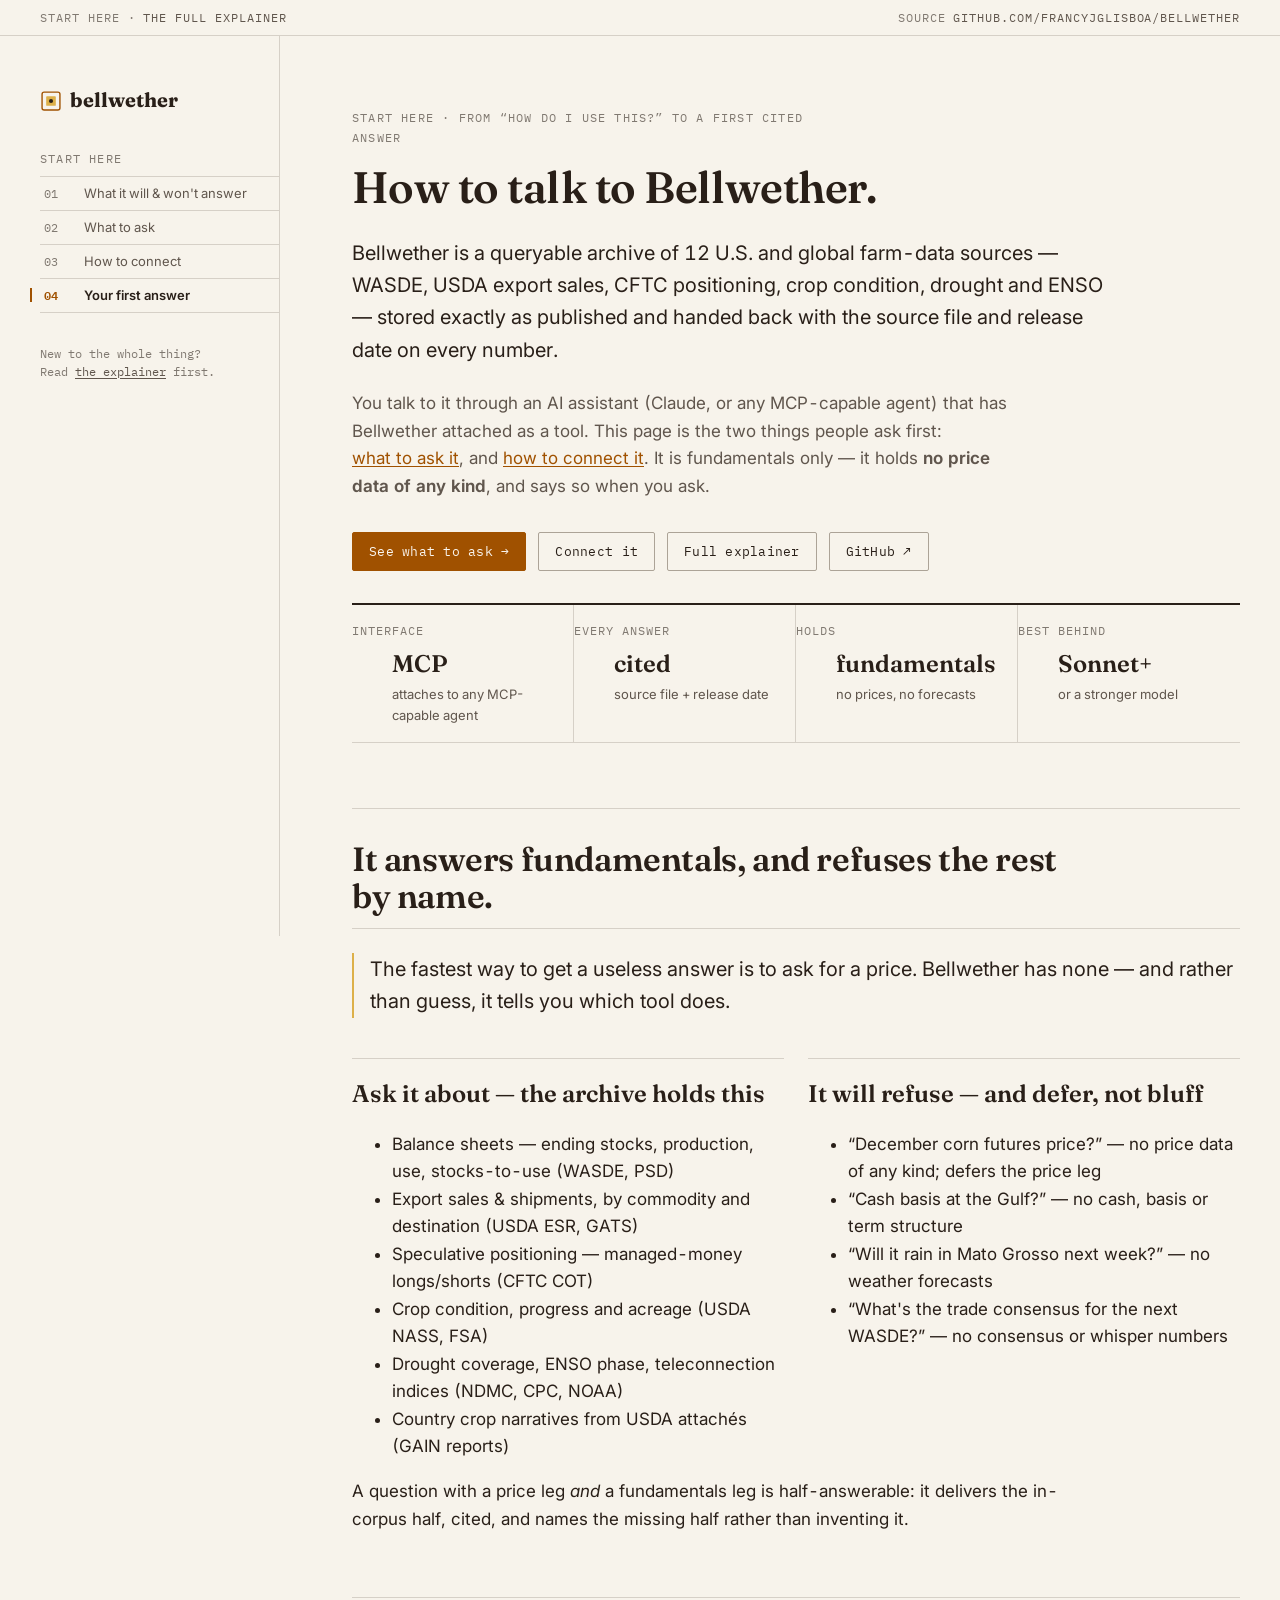
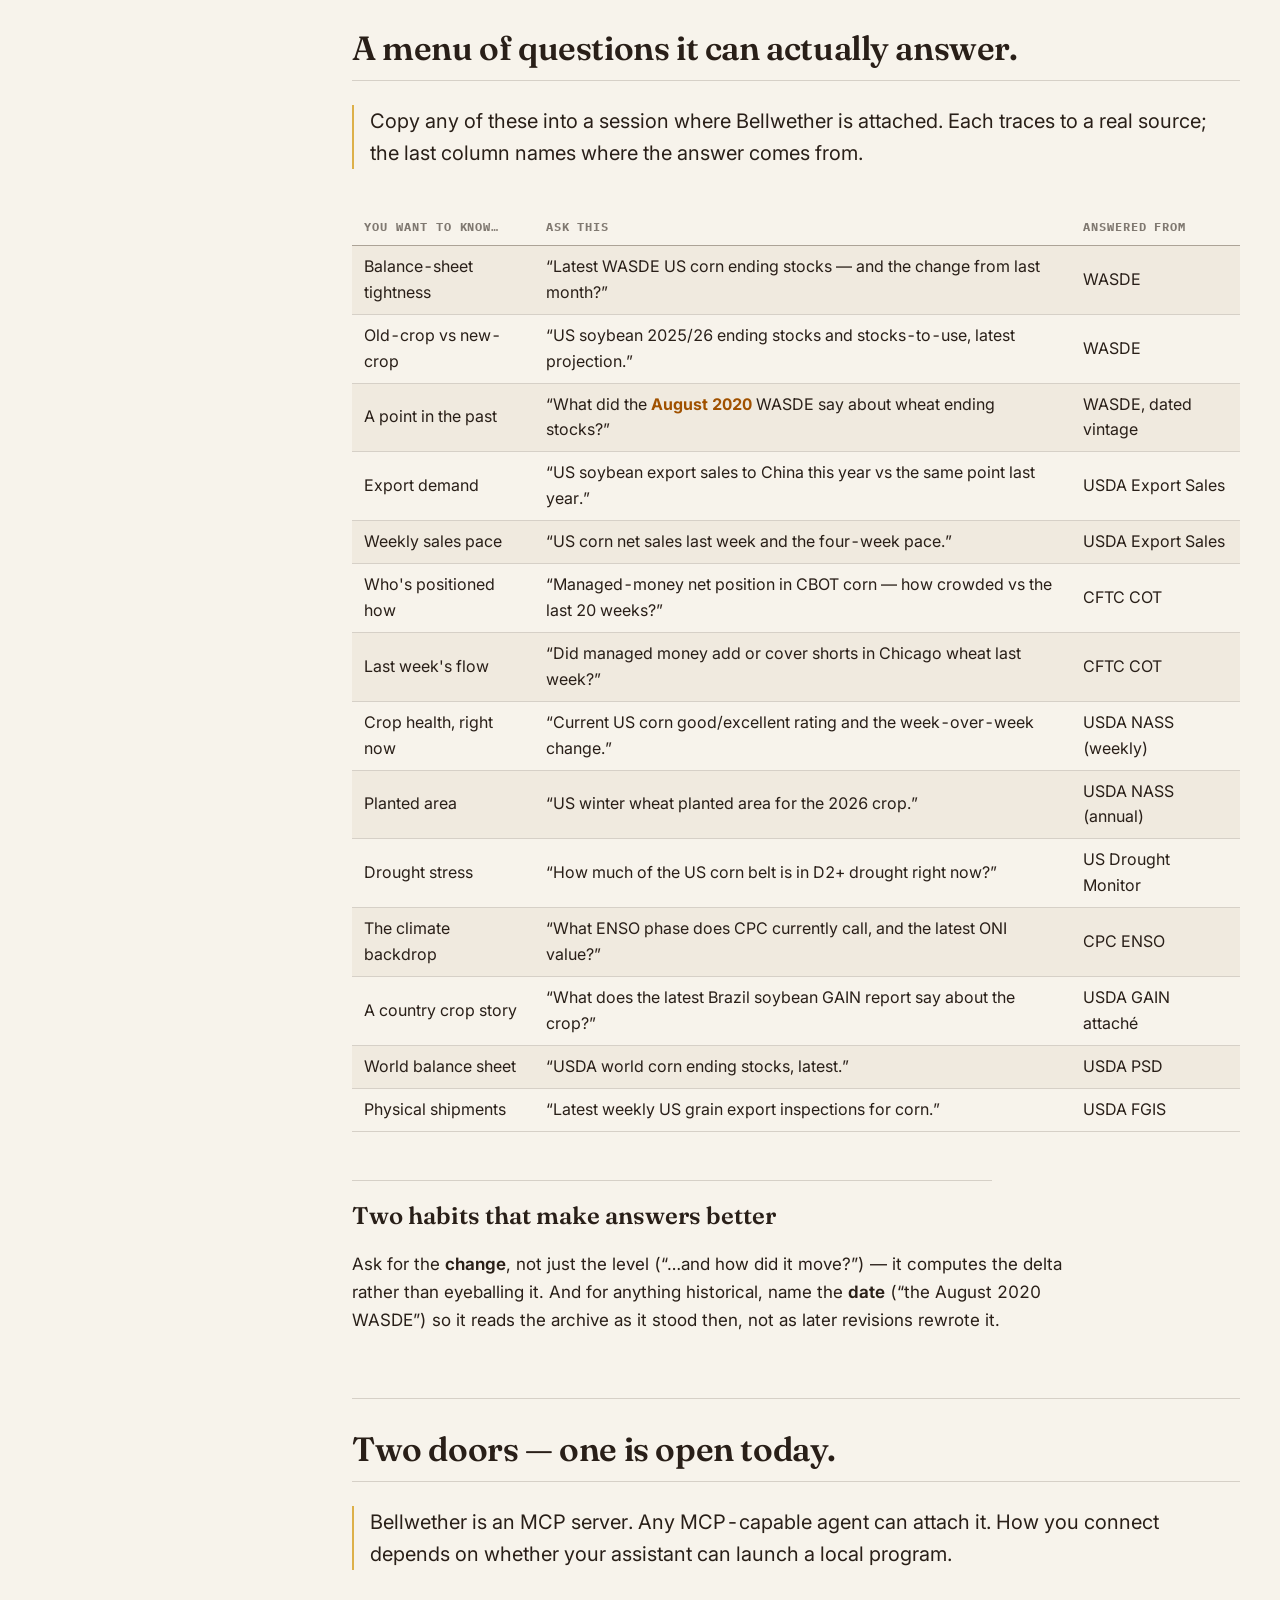
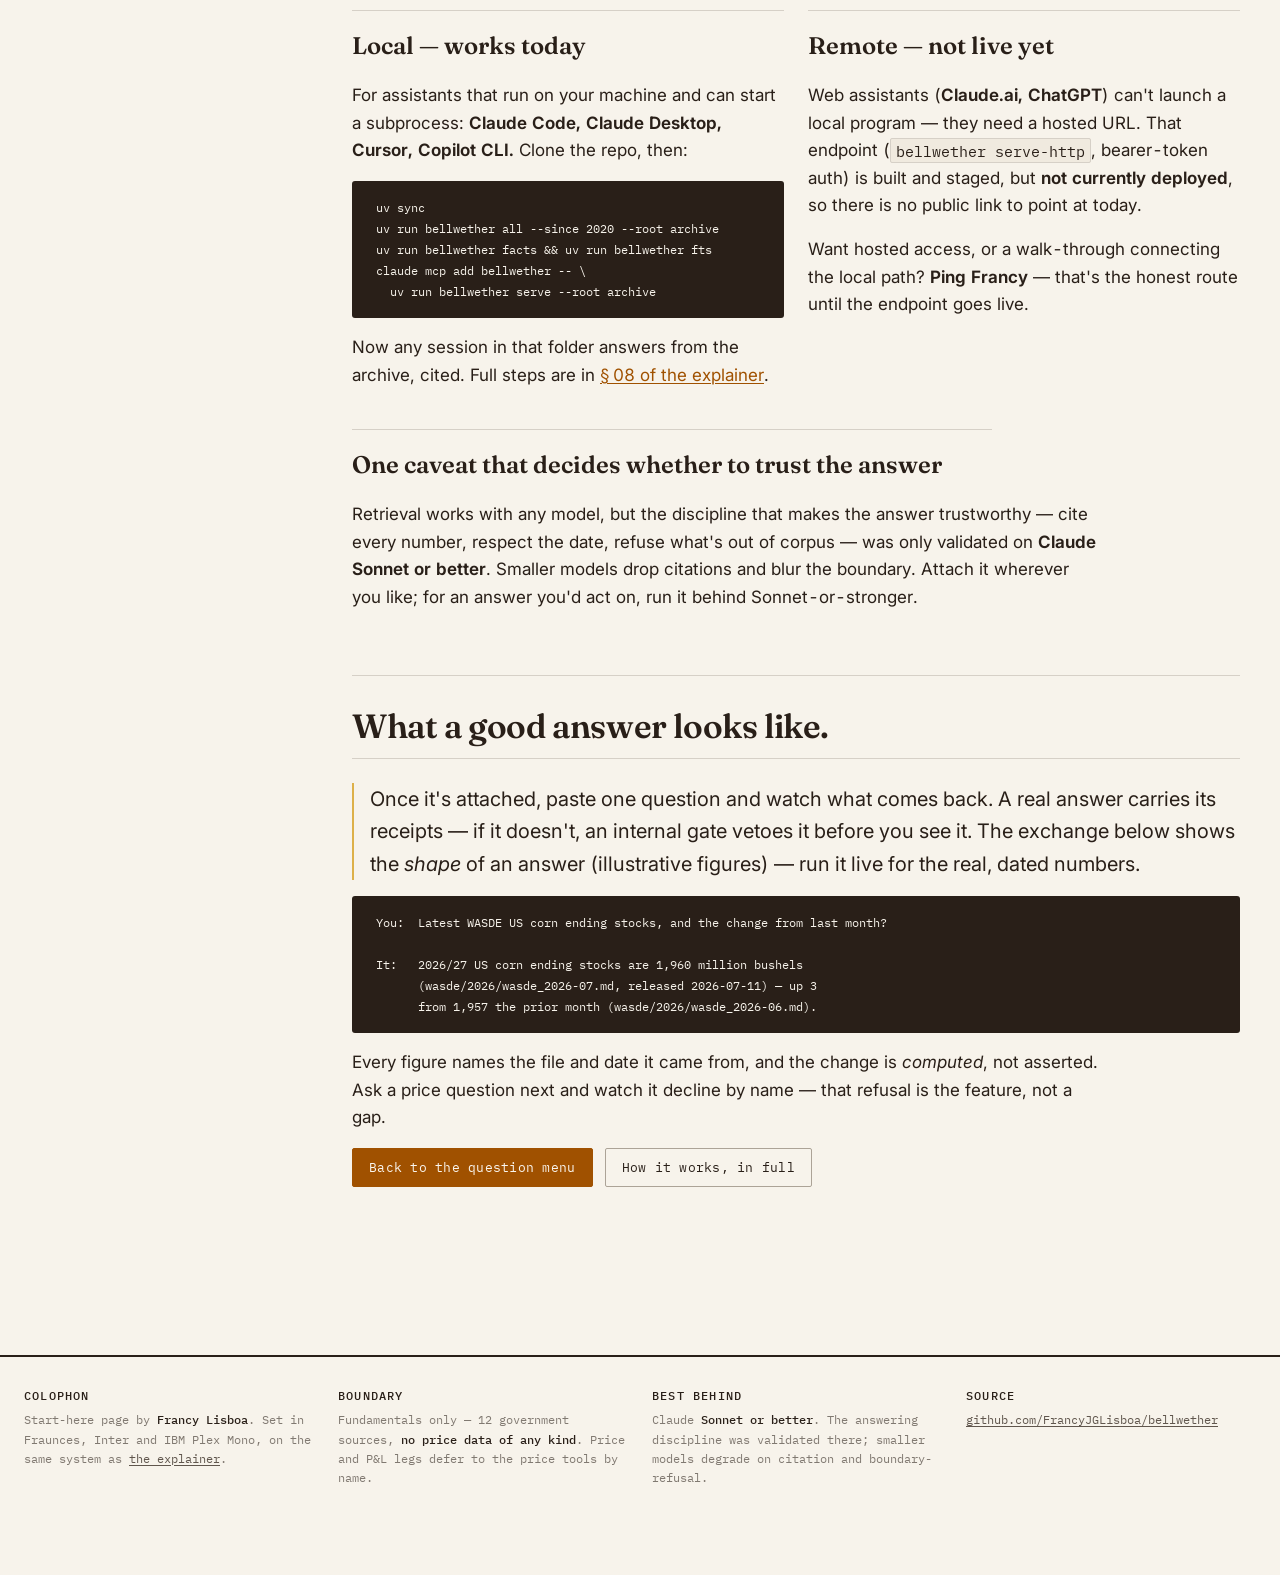
<file: start.html>
<!DOCTYPE html>
<html lang="en">
<head>
  <meta charset="utf-8">
  <meta name="viewport" content="width=device-width, initial-scale=1">
  <title>Start here — how to talk to Bellwether</title>
  <meta name="description" content="Where to connect Bellwether and what to ask it: a curated menu of questions the as-published USDA/CFTC/CPC/NDMC archive can answer, cited — and the price/weather/consensus questions it refuses by name.">
  <meta name="author" content="Francy Lisboa">
  <link rel="canonical" href="https://francyjglisboa.github.io/bellwether-explainer/start.html">
  <meta name="theme-color" content="#f7f1e4">
  <meta property="og:type" content="website">
  <meta property="og:title" content="Start here — how to talk to Bellwether">
  <meta property="og:description" content="Where to connect Bellwether and what to ask it — a curated, cited question menu, and the boundary it refuses by name.">
  <meta property="og:url" content="https://francyjglisboa.github.io/bellwether-explainer/start.html">
  <meta property="og:image" content="https://francyjglisboa.github.io/bellwether-explainer/assets/social-card.png">
  <meta property="og:image:width" content="1200">
  <meta property="og:image:height" content="630">
  <meta name="twitter:card" content="summary_large_image">
  <meta name="twitter:title" content="Start here — how to talk to Bellwether">
  <meta name="twitter:description" content="Where to connect Bellwether and what to ask it — a curated, cited question menu, and the boundary it refuses by name.">
  <meta name="twitter:image" content="https://francyjglisboa.github.io/bellwether-explainer/assets/social-card.png">
  <link rel="icon" type="image/png" sizes="16x16" href="assets/favicon-16.png">
  <link rel="icon" type="image/png" sizes="32x32" href="assets/favicon-32.png">
  <link rel="icon" type="image/png" sizes="48x48" href="assets/favicon-48.png">
  <link rel="icon" type="image/png" sizes="192x192" href="assets/favicon-192.png">
  <link rel="icon" type="image/png" sizes="512x512" href="assets/favicon-512.png">
  <link rel="icon" href="assets/favicon.ico" sizes="any">
  <link rel="apple-touch-icon" href="assets/apple-touch-icon.png">
  <link rel="preconnect" href="https://fonts.googleapis.com">
  <link rel="preconnect" href="https://fonts.gstatic.com" crossorigin>
  <link rel="stylesheet" href="https://fonts.googleapis.com/css2?family=Fraunces:opsz,wght@9..144,400;9..144,600;9..144,700&amp;family=Inter:wght@400;500;600;700&amp;family=IBM+Plex+Mono:wght@400;500&amp;display=swap">
  <link rel="stylesheet" href="tokens.css">
  <link rel="stylesheet" href="styles.css">
</head>
<body>
  <a class="skip-link" href="#main">Skip to content</a>

  <div class="masthead">
    <div class="masthead-inner">
      <span>Start here · <a href="index.html">the full explainer</a></span>
      <span>source <a href="https://github.com/FrancyJGLisboa/bellwether" target="_blank" rel="noopener">github.com/FrancyJGLisboa/bellwether</a></span>
    </div>
  </div>

  <div class="shell">
    <aside class="rail">
      <a class="rail-brand" href="#top" aria-label="bellwether — start here">
        <svg class="logo" viewBox="0 0 32 32" aria-hidden="true">
          <rect x="3" y="3" width="26" height="26" rx="3" fill="none" stroke="var(--color-accent)" stroke-width="2"></rect>
          <rect x="9" y="9" width="14" height="14" rx="1" fill="var(--color-accent-2)"></rect>
          <circle cx="16" cy="16" r="3" fill="var(--color-ink)"></circle>
        </svg>
        <span>bellwether</span>
      </a>
      <p class="rail-label">Start here</p>
      <nav aria-label="Sections">
        <ol class="rail-index">
          <li><a href="#boundary"><span class="n">01</span><span>What it will &amp; won't answer</span></a></li>
          <li><a href="#ask"><span class="n">02</span><span>What to ask</span></a></li>
          <li><a href="#connect"><span class="n">03</span><span>How to connect</span></a></li>
          <li><a href="#first"><span class="n">04</span><span>Your first answer</span></a></li>
        </ol>
      </nav>
      <p class="rail-foot">
        New to the whole thing?<br>
        Read <a href="index.html">the explainer</a> first.
      </p>
    </aside>

    <main id="main" class="column">
      <a id="top"></a>

      <section class="opening">
        <p class="kicker">Start here · from &ldquo;how do I use this?&rdquo; to a first cited answer</p>
        <h1>How to talk to Bellwether.</h1>
        <p class="lede">
          Bellwether is a queryable archive of 12 U.S. and global farm-data sources &mdash; WASDE, USDA
          export sales, CFTC positioning, crop condition, drought and ENSO &mdash; stored exactly as
          published and handed back with the source file and release date on every number.
        </p>
        <p class="attrib">
          You talk to it through an AI assistant (Claude, or any MCP-capable agent) that has Bellwether
          attached as a tool. This page is the two things people ask first: <a href="#ask">what to ask
          it</a>, and <a href="#connect">how to connect it</a>. It is fundamentals only &mdash; it holds
          <strong>no price data of any kind</strong>, and says so when you ask.
        </p>
        <div class="chip-row">
          <a class="chip primary" href="#ask">See what to ask &rarr;</a>
          <a class="chip" href="#connect">Connect it</a>
          <a class="chip" href="index.html">Full explainer</a>
          <a class="chip" href="https://github.com/FrancyJGLisboa/bellwether" target="_blank" rel="noopener">GitHub &#8599;</a>
        </div>

        <dl class="ledger">
          <div><dt class="k">Interface</dt><dd class="v">MCP<small>attaches to any MCP-capable agent</small></dd></div>
          <div><dt class="k">Every answer</dt><dd class="v">cited<small>source file + release date</small></dd></div>
          <div><dt class="k">Holds</dt><dd class="v">fundamentals<small>no prices, no forecasts</small></dd></div>
          <div><dt class="k">Best behind</dt><dd class="v">Sonnet+<small>or a stronger model</small></dd></div>
        </dl>
      </section>

      <section class="section" id="boundary">
        <div class="section-head">
          <h2>It answers fundamentals, and refuses the rest by name.</h2>
        </div>
        <div class="section-body">
          <p class="lead-in">The fastest way to get a useless answer is to ask for a price. Bellwether
            has none &mdash; and rather than guess, it tells you which tool does.</p>
          <div class="dual">
            <div>
              <p class="oh">Ask it about &mdash; the archive holds this</p>
              <ul>
                <li>Balance sheets &mdash; ending stocks, production, use, stocks-to-use (WASDE, PSD)</li>
                <li>Export sales &amp; shipments, by commodity and destination (USDA ESR, GATS)</li>
                <li>Speculative positioning &mdash; managed-money longs/shorts (CFTC COT)</li>
                <li>Crop condition, progress and acreage (USDA NASS, FSA)</li>
                <li>Drought coverage, ENSO phase, teleconnection indices (NDMC, CPC, NOAA)</li>
                <li>Country crop narratives from USDA attach&eacute;s (GAIN reports)</li>
              </ul>
            </div>
            <div>
              <p class="oh">It will refuse &mdash; and defer, not bluff</p>
              <ul>
                <li>&ldquo;December corn futures price?&rdquo; &mdash; no price data of any kind; defers the price leg</li>
                <li>&ldquo;Cash basis at the Gulf?&rdquo; &mdash; no cash, basis or term structure</li>
                <li>&ldquo;Will it rain in Mato Grosso next week?&rdquo; &mdash; no weather forecasts</li>
                <li>&ldquo;What's the trade consensus for the next WASDE?&rdquo; &mdash; no consensus or whisper numbers</li>
              </ul>
            </div>
          </div>
          <p>A question with a price leg <em>and</em> a fundamentals leg is half-answerable: it delivers
            the in-corpus half, cited, and names the missing half rather than inventing it.</p>
        </div>
      </section>

      <section class="section" id="ask">
        <div class="section-head">
          <h2>A menu of questions it can actually answer.</h2>
        </div>
        <div class="section-body">
          <p class="lead-in">Copy any of these into a session where Bellwether is attached. Each traces
            to a real source; the last column names where the answer comes from.</p>
          <div class="tbl-scroll">
            <table class="tbl">
              <thead>
                <tr><th>You want to know&hellip;</th><th>Ask this</th><th>Answered from</th></tr>
              </thead>
              <tbody>
                <tr>
                  <td>Balance-sheet tightness</td>
                  <td>&ldquo;Latest WASDE US corn ending stocks &mdash; and the change from last month?&rdquo;</td>
                  <td>WASDE</td>
                </tr>
                <tr>
                  <td>Old-crop vs new-crop</td>
                  <td>&ldquo;US soybean 2025/26 ending stocks and stocks-to-use, latest projection.&rdquo;</td>
                  <td>WASDE</td>
                </tr>
                <tr>
                  <td>A point in the past</td>
                  <td>&ldquo;What did the <b>August 2020</b> WASDE say about wheat ending stocks?&rdquo;</td>
                  <td>WASDE, dated vintage</td>
                </tr>
                <tr>
                  <td>Export demand</td>
                  <td>&ldquo;US soybean export sales to China this year vs the same point last year.&rdquo;</td>
                  <td>USDA Export Sales</td>
                </tr>
                <tr>
                  <td>Weekly sales pace</td>
                  <td>&ldquo;US corn net sales last week and the four-week pace.&rdquo;</td>
                  <td>USDA Export Sales</td>
                </tr>
                <tr>
                  <td>Who's positioned how</td>
                  <td>&ldquo;Managed-money net position in CBOT corn &mdash; how crowded vs the last 20 weeks?&rdquo;</td>
                  <td>CFTC COT</td>
                </tr>
                <tr>
                  <td>Last week's flow</td>
                  <td>&ldquo;Did managed money add or cover shorts in Chicago wheat last week?&rdquo;</td>
                  <td>CFTC COT</td>
                </tr>
                <tr>
                  <td>Crop health, right now</td>
                  <td>&ldquo;Current US corn good/excellent rating and the week-over-week change.&rdquo;</td>
                  <td>USDA NASS (weekly)</td>
                </tr>
                <tr>
                  <td>Planted area</td>
                  <td>&ldquo;US winter wheat planted area for the 2026 crop.&rdquo;</td>
                  <td>USDA NASS (annual)</td>
                </tr>
                <tr>
                  <td>Drought stress</td>
                  <td>&ldquo;How much of the US corn belt is in D2+ drought right now?&rdquo;</td>
                  <td>US Drought Monitor</td>
                </tr>
                <tr>
                  <td>The climate backdrop</td>
                  <td>&ldquo;What ENSO phase does CPC currently call, and the latest ONI value?&rdquo;</td>
                  <td>CPC ENSO</td>
                </tr>
                <tr>
                  <td>A country crop story</td>
                  <td>&ldquo;What does the latest Brazil soybean GAIN report say about the crop?&rdquo;</td>
                  <td>USDA GAIN attach&eacute;</td>
                </tr>
                <tr>
                  <td>World balance sheet</td>
                  <td>&ldquo;USDA world corn ending stocks, latest.&rdquo;</td>
                  <td>USDA PSD</td>
                </tr>
                <tr>
                  <td>Physical shipments</td>
                  <td>&ldquo;Latest weekly US grain export inspections for corn.&rdquo;</td>
                  <td>USDA FGIS</td>
                </tr>
              </tbody>
            </table>
          </div>
          <p class="oh">Two habits that make answers better</p>
          <p>Ask for the <strong>change</strong>, not just the level (&ldquo;&hellip;and how did it move?&rdquo;) &mdash;
            it computes the delta rather than eyeballing it. And for anything historical, name the
            <strong>date</strong> (&ldquo;the August 2020 WASDE&rdquo;) so it reads the archive as it stood then,
            not as later revisions rewrote it.</p>
        </div>
      </section>

      <section class="section" id="connect">
        <div class="section-head">
          <h2>Two doors &mdash; one is open today.</h2>
        </div>
        <div class="section-body">
          <p class="lead-in">Bellwether is an MCP server. Any MCP-capable agent can attach it. How you
            connect depends on whether your assistant can launch a local program.</p>
          <div class="dual">
            <div>
              <p class="oh">Local &mdash; works today</p>
              <p>For assistants that run on your machine and can start a subprocess: <strong>Claude Code,
                Claude Desktop, Cursor, Copilot CLI.</strong> Clone the repo, then:</p>
              <pre class="code-block"><code>uv sync
uv run bellwether all --since 2020 --root archive
uv run bellwether facts &amp;&amp; uv run bellwether fts
claude mcp add bellwether -- \
  uv run bellwether serve --root archive</code></pre>
              <p>Now any session in that folder answers from the archive, cited. Full steps are in
                <a href="index.html#get-started">&sect;&thinsp;08 of the explainer</a>.</p>
            </div>
            <div>
              <p class="oh">Remote &mdash; not live yet</p>
              <p>Web assistants (<strong>Claude.ai, ChatGPT</strong>) can't launch a local program &mdash; they
                need a hosted URL. That endpoint (<code>bellwether serve-http</code>, bearer-token auth) is
                built and staged, but <strong>not currently deployed</strong>, so there is no public link to
                point at today.</p>
              <p>Want hosted access, or a walk-through connecting the local path? <strong>Ping Francy</strong>
                &mdash; that's the honest route until the endpoint goes live.</p>
            </div>
          </div>
          <p class="oh">One caveat that decides whether to trust the answer</p>
          <p>Retrieval works with any model, but the discipline that makes the answer trustworthy &mdash;
            cite every number, respect the date, refuse what's out of corpus &mdash; was only validated on
            <strong>Claude Sonnet or better</strong>. Smaller models drop citations and blur the boundary.
            Attach it wherever you like; for an answer you'd act on, run it behind Sonnet-or-stronger.</p>
        </div>
      </section>

      <section class="section" id="first">
        <div class="section-head">
          <h2>What a good answer looks like.</h2>
        </div>
        <div class="section-body">
          <p class="lead-in">Once it's attached, paste one question and watch what comes back. A real
            answer carries its receipts &mdash; if it doesn't, an internal gate vetoes it before you see it.
            The exchange below shows the <em>shape</em> of an answer (illustrative figures) &mdash; run it
            live for the real, dated numbers.</p>
          <pre class="code-block"><code>You:  Latest WASDE US corn ending stocks, and the change from last month?

It:   2026/27 US corn ending stocks are 1,960 million bushels
      (wasde/2026/wasde_2026-07.md, released 2026-07-11) — up 3
      from 1,957 the prior month (wasde/2026/wasde_2026-06.md).</code></pre>
          <p>Every figure names the file and date it came from, and the change is <em>computed</em>, not
            asserted. Ask a price question next and watch it decline by name &mdash; that refusal is the
            feature, not a gap.</p>
          <div class="chip-row">
            <a class="chip primary" href="#ask">Back to the question menu</a>
            <a class="chip" href="index.html">How it works, in full</a>
          </div>
        </div>
      </section>
    </main>
  </div>

  <footer class="colophon" role="contentinfo">
    <div class="colophon-inner">
      <div>
        <h2>Colophon</h2>
        <p>Start-here page by <strong>Francy Lisboa</strong>. Set in Fraunces, Inter and IBM Plex Mono, on the same system as <a href="index.html">the explainer</a>.</p>
      </div>
      <div>
        <h2>Boundary</h2>
        <p>Fundamentals only &mdash; 12 government sources, <strong>no price data of any kind</strong>. Price and P&amp;L legs defer to the price tools by name.</p>
      </div>
      <div>
        <h2>Best behind</h2>
        <p>Claude <strong>Sonnet or better</strong>. The answering discipline was validated there; smaller models degrade on citation and boundary-refusal.</p>
      </div>
      <div>
        <h2>Source</h2>
        <p><a href="https://github.com/FrancyJGLisboa/bellwether" rel="noopener" target="_blank">github.com/FrancyJGLisboa/bellwether</a></p>
      </div>
    </div>
  </footer>

  <script>
  (function () {
    /* side-rail current-section highlight — same wayfinding as the explainer */
    var links = Array.prototype.slice.call(document.querySelectorAll('.rail-index a'));
    var secs = links.map(function (a) { return document.querySelector(a.getAttribute('href')); });
    if ('IntersectionObserver' in window) {
      var so = new IntersectionObserver(function (entries) {
        entries.forEach(function (en) {
          if (!en.isIntersecting) return;
          var i = secs.indexOf(en.target);
          if (i < 0) return;
          links.forEach(function (a) { a.removeAttribute('aria-current'); });
          links[i].setAttribute('aria-current', 'true');
        });
      }, { rootMargin: '-20% 0px -70% 0px' });
      secs.forEach(function (s) { if (s) so.observe(s); });
    }
  })();
  </script>
</body>
</html>
</file>
<file: tokens.css>
/* Hallmark · tokens — bellwether explainer
 * theme: Almanac · genre: editorial · macrostructure: Stat-Led
 * axes: paper light (96.5%) · display high-contrast-serif · accent warm (62°)
 * Portable: lift this file into any project to carry the system.
 */
:root {
  /* ── colour · OKLCH only ───────────────────────────────────────────────── */
  --color-paper:      oklch(96.5% 0.012 85);   /* oat newsprint — the almanac page */
  --color-paper-2:    oklch(93.8% 0.016 82);   /* raised block / table zebra */
  --color-paper-3:    oklch(91.0% 0.018 80);   /* pressed / hover */
  --color-ink:        oklch(25.0% 0.020 60);   /* warm near-black */
  --color-ink-2:      oklch(46.0% 0.020 65);   /* secondary prose */
  --color-muted:      oklch(58.0% 0.015 70);   /* captions, fine print */
  --color-rule:       oklch(86.0% 0.014 80);   /* hairline — the almanac's spine */
  --color-rule-strong:oklch(72.0% 0.020 78);
  --color-accent:     oklch(52.0% 0.140 62);   /* harvest ochre — brand amber for light paper */
  --color-accent-2:   oklch(78.0% 0.130 85);   /* grain amber — marks, ticks, rules */
  --color-accent-ink: oklch(97.5% 0.010 85);   /* text on accent */
  --color-focus:      oklch(45.0% 0.180 250);  /* blue ring — ≥3:1 on paper, never animated */
  --color-ok:         oklch(52.0% 0.110 145);
  --color-bad:        oklch(52.0% 0.150 28);

  /* ── type · 2+1 discipline ─────────────────────────────────────────────── */
  --font-display: Fraunces, "Iowan Old Style", Georgia, serif;
  --font-body:    Inter, system-ui, -apple-system, sans-serif;
  --font-outlier: "IBM Plex Mono", ui-monospace, SFMono-Regular, monospace;

  --text-xs:   0.75rem;
  --text-sm:   0.8125rem;
  --text-base: 1rem;
  --text-md:   1.0625rem;
  --text-lg:   1.25rem;
  --text-xl:   1.5rem;
  --text-2xl:  clamp(1.6rem, 1.2rem + 1.4vw, 2.1rem);
  --text-3xl:  clamp(2rem, 1.5rem + 2vw, 2.75rem);

  /* ── space · 4-pt scale ────────────────────────────────────────────────── */
  --space-3xs: 0.25rem;  --space-2xs: 0.5rem;   --space-xs:  0.75rem;
  --space-sm:  1rem;     --space-md:  1.5rem;   --space-lg:  2rem;
  --space-xl:  3rem;     --space-2xl: 4.5rem;   --space-3xl: 7rem;

  /* ── motion ────────────────────────────────────────────────────────────── */
  --ease-out:    cubic-bezier(0.16, 1, 0.3, 1);
  --ease-in:     cubic-bezier(0.7, 0, 0.84, 0);
  --ease-in-out: cubic-bezier(0.65, 0, 0.35, 1);
  --dur-short:   180ms;

  /* ── form ──────────────────────────────────────────────────────────────── */
  --rule-hair:    1px;
  --radius-chip:  2px;   /* almanac = printed; corners are cut, not rounded */
  --radius-card:  3px;
  --measure:      68ch;
  --rail-w:       15rem;
}
</file>
<file: styles.css>
/* Hallmark · genre: editorial · macrostructure: Long Document · theme: Almanac
 * nav: N3 Side-rail · footer: Ft4 dense-typographic (colophon)
 * enrichment: none (typography + inline SVG diagrams) · motion: none
 * tone: almanac — a printed, dated record · anchor hue: warm 62°
 * pre-emit critique: P5 H5 E4 S5 R5 V4
 *
 * Replaces the ruv-explainer shared skeleton (full rebuild, approved).
 * Every colour + font references a token in tokens.css — no inline values.
 *
 * NOT Stat-Led (rejected): the archive is the product; the forecast record is
 * EVIDENCE that the discipline works. A giant hit-rate hero over-promises the
 * youngest, least-calibrated part of the system — the exact move this project
 * exists to refuse. The page opens by saying what the thing IS.
 */

/* ── reset ─────────────────────────────────────────────────────────────── */
*, *::before, *::after { box-sizing: border-box; }
html, body {
  margin: 0;
  overflow-x: clip;              /* gate 34 — clip, never hidden */
}
html { scroll-behavior: smooth; }
@media (prefers-reduced-motion: reduce) { html { scroll-behavior: auto; } }

body {
  background: var(--color-paper);
  color: var(--color-ink);
  font-family: var(--font-body);
  font-size: var(--text-md);
  line-height: 1.62;
  -webkit-font-smoothing: antialiased;
  font-variant-numeric: tabular-nums;   /* Stat-Led: tabular figures everywhere */
}

h1, h2, h3 {
  font-family: var(--font-display);
  font-style: normal;                    /* gate 38a — headers are always roman */
  font-weight: 600;
  line-height: 1.12;
  letter-spacing: -0.012em;
  overflow-wrap: anywhere;               /* gate 51 */
  min-width: 0;
  margin: 0;
}
p { margin: 0 0 var(--space-sm); max-width: var(--measure); }
a { color: var(--color-accent); text-decoration-thickness: 1px; text-underline-offset: 2px; }
a:hover { text-decoration-thickness: 2px; }
code {
  font-family: var(--font-outlier);
  font-size: 0.9em;
  background: var(--color-paper-2);
  border: var(--rule-hair) solid var(--color-rule);
  border-radius: var(--radius-chip);
  padding: 0.1em 0.34em;
}
strong { font-weight: 650; }
em { font-style: italic; }               /* italic survives in body copy only */

:focus-visible {
  outline: 2px solid var(--color-focus);
  outline-offset: 2px;                   /* never animated — instant on focus */
}

.visually-hidden {
  position: absolute; width: 1px; height: 1px;
  padding: 0; margin: -1px; overflow: hidden;
  clip-path: inset(50%); white-space: nowrap; border: 0;
}
.skip-link {
  position: absolute; left: var(--space-sm); top: -3rem; z-index: 40;
  background: var(--color-ink); color: var(--color-paper);
  padding: var(--space-2xs) var(--space-sm); border-radius: var(--radius-chip);
  font-family: var(--font-outlier); font-size: var(--text-sm);
  transition: top var(--dur-short) var(--ease-out);
}
.skip-link:focus-visible { top: var(--space-sm); }

/* ── masthead strip ────────────────────────────────────────────────────── */
.masthead {
  border-bottom: var(--rule-hair) solid var(--color-rule);
  background: var(--color-paper);
}
.masthead-inner {
  max-width: 78rem; margin: 0 auto;
  padding: var(--space-2xs) var(--space-md);
  display: flex; flex-wrap: wrap; gap: var(--space-xs);
  align-items: center; justify-content: space-between;
  font-family: var(--font-outlier);
  font-size: var(--text-xs);
  letter-spacing: 0.08em; text-transform: uppercase;
  color: var(--color-muted);
}
.masthead-inner a { color: var(--color-ink-2); text-decoration: none; }
.masthead-inner a:hover { color: var(--color-accent); text-decoration: underline; }

/* ── shell: side-rail + column (N3) ────────────────────────────────────── */
.shell {
  max-width: 78rem; margin: 0 auto;
  padding: 0 var(--space-md);
  display: grid;
  grid-template-columns: var(--rail-w) minmax(0, 1fr);   /* gate 50 */
  gap: var(--space-2xl);
  align-items: start;
}

/* N3 · Side-rail — the almanac's margin index */
.rail {
  position: sticky; top: var(--space-md);
  padding: var(--space-xl) 0 var(--space-lg);
  border-right: var(--rule-hair) solid var(--color-rule);
  min-height: 100vh;
}
.rail-brand {
  display: flex; align-items: center; gap: var(--space-2xs);
  font-family: var(--font-display); font-weight: 700;
  font-size: var(--text-lg); color: var(--color-ink);
  text-decoration: none; margin-bottom: var(--space-lg);
}
.rail-brand .logo { width: 22px; height: 22px; flex: 0 0 auto; }
.rail-label {
  font-family: var(--font-outlier); font-size: var(--text-xs);
  letter-spacing: 0.1em; text-transform: uppercase;
  color: var(--color-muted); margin: 0 0 var(--space-2xs);
}
.rail-index { list-style: none; margin: 0 0 var(--space-lg); padding: 0; }
.rail-index li { border-top: var(--rule-hair) solid var(--color-rule); }
.rail-index li:last-child { border-bottom: var(--rule-hair) solid var(--color-rule); }
.rail-index a {
  position: relative;                    /* anchors the aria-current marker */
  display: grid; grid-template-columns: 2rem minmax(0, 1fr);
  gap: var(--space-2xs); align-items: baseline;
  padding: var(--space-2xs) var(--space-3xs);
  text-decoration: none; color: var(--color-ink-2);
  font-size: var(--text-sm); line-height: 1.3;
  transition: color var(--dur-short) var(--ease-out),
              background var(--dur-short) var(--ease-out);
}
.rail-index a:hover { color: var(--color-ink); background: var(--color-paper-2); }
.rail-index a:active { background: var(--color-paper-3); }
.rail-index .n {
  font-family: var(--font-outlier); font-size: var(--text-xs);
  color: var(--color-muted); font-variant-numeric: tabular-nums;
}
.rail-index a[aria-current="true"] { color: var(--color-ink); font-weight: 600; }
.rail-index a[aria-current="true"] .n { color: var(--color-accent); }
.rail-index a[aria-current="true"]::before {
  content: ""; position: absolute; left: -0.6rem; top: 0.7em;
  width: 2px; height: 1.05em; background: var(--color-accent);
}
.rail-foot {
  font-family: var(--font-outlier); font-size: var(--text-xs);
  color: var(--color-muted); line-height: 1.5;
}
.rail-foot a { color: var(--color-ink-2); }

/* ── opening · Long Document: the page is just there, no reveal ────────── */
.column { padding: var(--space-2xl) 0 var(--space-xl); }

.opening { padding-bottom: var(--space-xl); }
.opening .kicker {
  font-family: var(--font-outlier); font-size: var(--text-xs);
  letter-spacing: 0.1em; text-transform: uppercase;
  color: var(--color-muted); margin: 0 0 var(--space-sm);
}
.opening h1 {
  font-size: var(--text-3xl);      /* 71 chars — held below the display band */
  max-width: 24ch;
  margin-bottom: var(--space-md);
}
.lede {
  font-size: var(--text-lg); color: var(--color-ink);
  max-width: 58ch; margin-bottom: var(--space-md);
}
.attrib {
  font-size: var(--text-md); color: var(--color-ink-2);
  max-width: 60ch; margin-bottom: var(--space-lg);
}
/* the evidence is pointed at, never shouted */
.attrib a { white-space: nowrap; }

/* C1 · Outlined chip — Almanac's button voice */
.chip-row { display: flex; flex-wrap: wrap; gap: var(--space-xs); }
.chip {
  display: inline-flex; align-items: center; gap: var(--space-3xs);
  font-family: var(--font-outlier); font-size: var(--text-sm);
  letter-spacing: 0.02em;
  color: var(--color-ink); text-decoration: none;
  background: transparent;
  border: var(--rule-hair) solid var(--color-rule-strong);
  border-radius: var(--radius-chip);
  padding: var(--space-2xs) var(--space-sm);
  white-space: nowrap;                    /* gate 49 — never two-line */
  cursor: pointer;
  transition: border-color var(--dur-short) var(--ease-out),
              background var(--dur-short) var(--ease-out),
              color var(--dur-short) var(--ease-out);
}
.chip:hover, .chip.is-hover { border-color: var(--color-accent); color: var(--color-accent); }
.chip:active, .chip.is-active { background: var(--color-paper-3); }
.chip[aria-disabled="true"], .chip:disabled { opacity: 0.45; cursor: not-allowed; }
.chip.primary {
  background: var(--color-accent); color: var(--color-accent-ink);
  border-color: var(--color-accent);
}
.chip.primary:hover, .chip.primary.is-hover {
  background: var(--color-ink); border-color: var(--color-ink);
  color: var(--color-paper);
}

/* supporting stats — three-column equal (Almanac's data-density band) */
.ledger {
  border-top: 2px solid var(--color-ink);
  border-bottom: var(--rule-hair) solid var(--color-rule);
  display: grid; grid-template-columns: repeat(auto-fit, minmax(min(11rem, 100%), 1fr));
  margin-top: var(--space-lg);
}
.ledger div {
  padding: var(--space-sm) var(--space-sm) var(--space-sm) 0;
  border-right: var(--rule-hair) solid var(--color-rule);
}
.ledger div:last-child { border-right: 0; }
.ledger dt, .ledger .k {
  font-family: var(--font-outlier); font-size: var(--text-xs);
  letter-spacing: 0.08em; text-transform: uppercase;
  color: var(--color-muted); margin-bottom: var(--space-3xs);
}
.ledger .v {
  font-family: var(--font-display); font-size: var(--text-xl);
  font-weight: 600; color: var(--color-ink);
  font-variant-numeric: tabular-nums;
}
.ledger .v small {
  display: block; font-family: var(--font-body); font-weight: 400;
  font-size: var(--text-sm); color: var(--color-ink-2); letter-spacing: 0;
}

/* ── sections · sticky heads + hairline rules (Almanac reveal) ─────────── */
.section { border-top: var(--rule-hair) solid var(--color-rule); }
.section:first-of-type { border-top: 2px solid var(--color-ink); }
.section-head {
  position: sticky; top: 0; z-index: 5;
  background: var(--color-paper);
  padding: var(--space-lg) 0 var(--space-xs);
  border-bottom: var(--rule-hair) solid var(--color-rule);
  margin-bottom: var(--space-md);
}
/* Headings are declarative facts — read them alone and you have the product.
 * The old h2 + sub-question pair interrogated the reader twice per section. */
.section-head h2 { font-size: var(--text-2xl); max-width: 34ch; }
.section-body { padding-bottom: var(--space-xl); }
.lead-in {
  font-size: var(--text-lg); color: var(--color-ink);
  border-left: 2px solid var(--color-accent-2);
  padding-left: var(--space-sm);
}
.oh {
  font-family: var(--font-display); font-size: var(--text-xl);
  font-weight: 600; color: var(--color-ink);
  max-width: 40ch; margin-top: var(--space-md);
  padding-top: var(--space-sm);
  border-top: var(--rule-hair) solid var(--color-rule);
}

/* ── tables — the almanac's native form ────────────────────────────────── */
.tbl {
  width: 100%; border-collapse: collapse;
  margin: var(--space-md) 0; font-size: var(--text-base);
  font-variant-numeric: tabular-nums;
}
.tbl th, .tbl td {
  text-align: left; padding: var(--space-2xs) var(--space-xs);
  border-bottom: var(--rule-hair) solid var(--color-rule);
}
.tbl thead th {
  font-family: var(--font-outlier); font-size: var(--text-xs);
  letter-spacing: 0.08em; text-transform: uppercase;
  color: var(--color-muted); border-bottom: var(--rule-hair) solid var(--color-rule-strong);
}
.tbl tbody tr:nth-child(odd) { background: var(--color-paper-2); }
.tbl td b { color: var(--color-accent); }
.tbl-scroll { overflow-x: auto; }

/* ── figures (inline — Almanac image treatment) ────────────────────────── */
.figure-block { margin: var(--space-md) 0; }
.figure-block button {
  display: block; width: 100%; padding: 0; cursor: zoom-in;
  background: var(--color-paper-2);
  border: var(--rule-hair) solid var(--color-rule);
  border-radius: var(--radius-card);
  transition: border-color var(--dur-short) var(--ease-out);
}
.figure-block button:hover { border-color: var(--color-rule-strong); }
.figure-block img { display: block; width: 100%; height: auto; }
.figure-block figcaption {
  font-family: var(--font-outlier); font-size: var(--text-xs);
  color: var(--color-muted); margin-top: var(--space-2xs);
}
.dual {
  display: grid; gap: var(--space-md);
  grid-template-columns: repeat(auto-fit, minmax(min(18rem, 100%), 1fr));  /* gate 50 */
}

/* ── cases ─────────────────────────────────────────────────────────────── */
.cases { display: grid; gap: 0; margin-top: var(--space-md); }
.case {
  border-top: var(--rule-hair) solid var(--color-rule);
  padding: var(--space-sm) 0;
  display: grid; grid-template-columns: 2rem minmax(0, 1fr); gap: var(--space-sm);
}
.case:last-child { border-bottom: var(--rule-hair) solid var(--color-rule); }
.case .n {
  font-family: var(--font-outlier); font-size: var(--text-sm);
  color: var(--color-accent); font-variant-numeric: tabular-nums;
}
.case h3 { font-size: var(--text-lg); margin-bottom: var(--space-3xs); }
.case .tag {
  display: inline-block; font-family: var(--font-outlier);
  font-size: var(--text-xs); letter-spacing: 0.06em;
  color: var(--color-muted); margin-bottom: var(--space-2xs);
}
.case p { margin: 0; }

/* ── steps + code ──────────────────────────────────────────────────────── */
.code-block {
  font-family: var(--font-outlier); font-size: var(--text-sm);
  background: var(--color-ink); color: var(--color-paper);
  border-radius: var(--radius-card);
  padding: var(--space-sm) var(--space-md);
  overflow-x: auto; margin: var(--space-sm) 0;
}
.code-block code { background: none; border: 0; padding: 0; color: inherit; }
.steps { counter-reset: step; list-style: none; padding: 0; margin: var(--space-md) 0 0; }
.steps li {
  counter-increment: step;
  border-top: var(--rule-hair) solid var(--color-rule);
  padding: var(--space-sm) 0 var(--space-sm) var(--space-lg);
  position: relative; max-width: var(--measure);
}
.steps li:last-child { border-bottom: var(--rule-hair) solid var(--color-rule); }
.steps li::before {
  content: counter(step, decimal-leading-zero);
  position: absolute; left: 0; top: var(--space-sm);
  font-family: var(--font-outlier); font-size: var(--text-xs);
  color: var(--color-accent); font-variant-numeric: tabular-nums;
}
.steps strong { display: block; font-family: var(--font-display); font-size: var(--text-md); }

/* ── Ft4 · colophon ────────────────────────────────────────────────────── */
.colophon {
  border-top: 2px solid var(--color-ink);
  margin-top: var(--space-2xl);
  padding: var(--space-lg) var(--space-md) var(--space-2xl);
}
.colophon-inner {
  max-width: 78rem; margin: 0 auto;
  display: grid; gap: var(--space-md);
  grid-template-columns: repeat(auto-fit, minmax(min(16rem, 100%), 1fr));
  font-family: var(--font-outlier); font-size: var(--text-xs);
  line-height: 1.6; color: var(--color-muted);
}
.colophon h2 {
  font-family: var(--font-outlier); font-size: var(--text-xs);
  font-weight: 500; letter-spacing: 0.1em; text-transform: uppercase;
  color: var(--color-ink); margin-bottom: var(--space-2xs);
}
.colophon a { color: var(--color-ink-2); }
.colophon strong { color: var(--color-ink); font-weight: 500; }

/* ── lightbox ──────────────────────────────────────────────────────────── */
.diagram-lightbox {
  border: var(--rule-hair) solid var(--color-rule-strong);
  border-radius: var(--radius-card);
  background: var(--color-paper); padding: var(--space-sm);
  max-width: min(94vw, 68rem);
}
.diagram-lightbox::backdrop { background: oklch(25% 0.02 60 / 0.7); }
.diagram-lightbox img { display: block; width: 100%; height: auto; }
.lightbox-close {
  position: absolute; top: var(--space-2xs); right: var(--space-2xs);
  font-size: var(--text-lg); line-height: 1;
  background: var(--color-paper); color: var(--color-ink);
  border: var(--rule-hair) solid var(--color-rule);
  border-radius: var(--radius-chip);
  width: 2rem; height: 2rem; cursor: pointer;
}
.lightbox-close:hover { background: var(--color-paper-3); }

/* ── responsive ────────────────────────────────────────────────────────── */
@media (max-width: 60rem) {
  .shell { grid-template-columns: minmax(0, 1fr); gap: 0; }
  .rail {
    position: static; min-height: 0;
    border-right: 0; border-bottom: var(--rule-hair) solid var(--color-rule);
    padding: var(--space-md) 0;
  }
  .rail-index {
    display: grid; grid-template-columns: repeat(auto-fit, minmax(min(10rem, 100%), 1fr));
    margin-bottom: var(--space-md);
  }
  .rail-index li:last-child { border-bottom: 0; }
  .rail-index a[aria-current="true"]::before { display: none; }
  .rail-foot { display: none; }
  .column { padding-top: var(--space-lg); }
  .section-head { position: static; }   /* gate 53 — no sticky jump on mobile */
}
@media (max-width: 30rem) {
  .ledger div { border-right: 0; border-bottom: var(--rule-hair) solid var(--color-rule); }
  .ledger div:last-child { border-bottom: 0; }
}

@media (prefers-reduced-motion: reduce) {
  *, *::before, *::after {
    animation-duration: 0.01ms !important;
    transition-duration: 0.01ms !important;
  }
}
</file>
